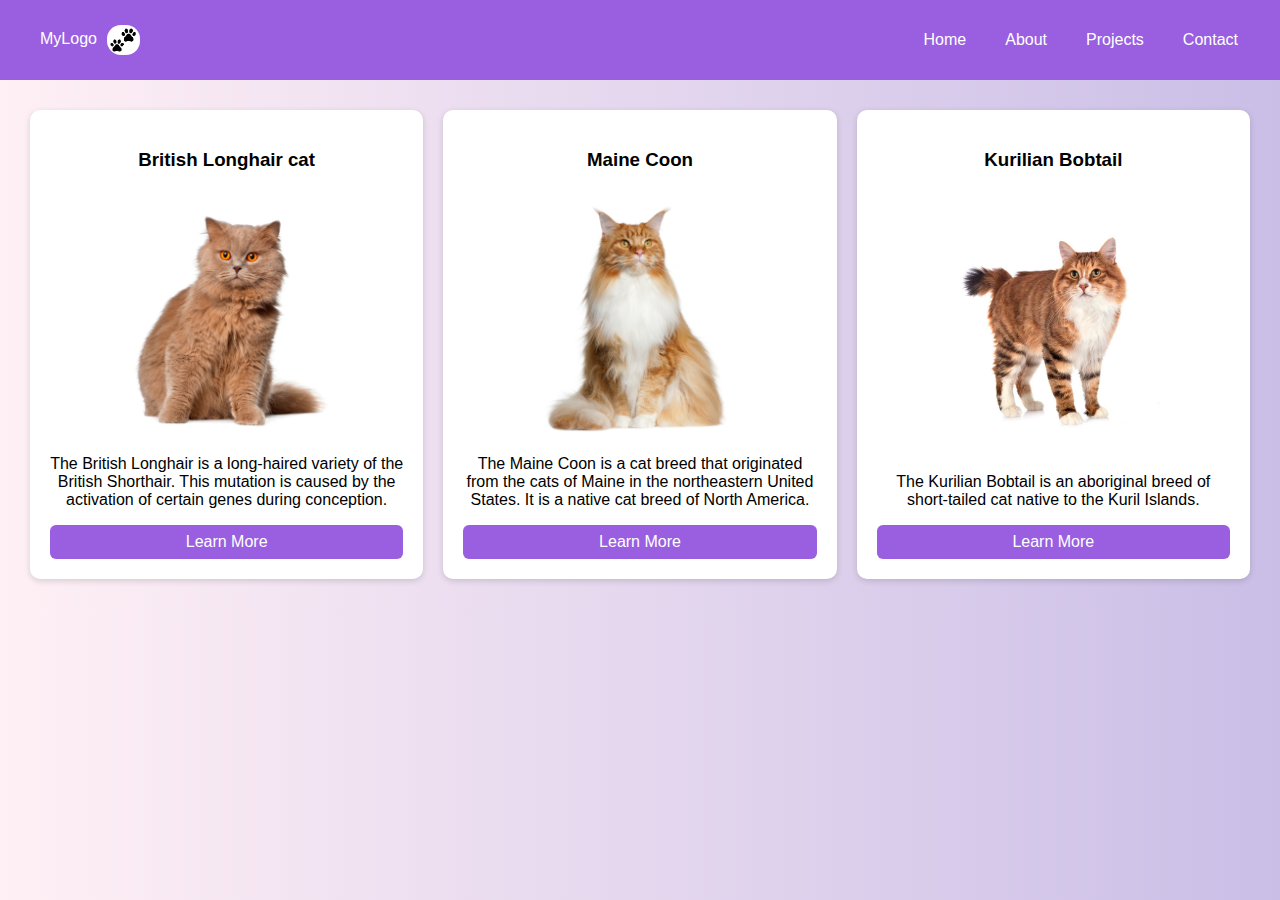
<file: part1/index.html>
<!DOCTYPE html>
<html lang="en">
<head>
  <meta charset="UTF-8">
  <title>Part 1 - Flexbox</title>
  <link rel="stylesheet" href="styles.css">
</head>
<body>

  <header>
    <div class="MyLogo">MyLogo <img src="3.png" alt="Meow" class="logo"> </div>
    <nav>
      <ul class="nav-links">
        <li><a href="#">Home</a></li>
        <li><a href="../part2/index.html">About</a></li>
        <li><a href="../part3/index.html">Projects</a></li>
        <li><a href="#">Contact</a></li>
      </ul>
    </nav>
  </header>

  <section class="card-row">
    <div class="card">
      <h3>British Longhair cat</h3>
      <img src="11.jpg" alt="Meow" class="card-photo">
      <p>The British Longhair is a long-haired variety of the British Shorthair. This mutation is caused by the activation of certain genes during conception.</p>
      <a href="https://surl.li/fxnnih" target="_blank" class="card-button">Learn More</a>
    </div>
    <div class="card">
      <h3>Maine Coon</h3>
      <img src="2.jpg" alt="Meow" class="card-photo">
      <p>The Maine Coon is a cat breed that originated from the cats of Maine in the northeastern United States. It is a native cat breed of North America.</p>
       <a href="https://surl.lu/ytwlha" target="_blank" class="card-button">Learn More</a>
    </div>
    <div class="card">
      <h3>Kurilian Bobtail</h3>
      <img src="3.jpg" alt="Meow" class="card-photo">
      <p>The Kurilian Bobtail is an aboriginal breed of short-tailed cat native to the Kuril Islands.</p>
      <a href="https://surl.li/wdhuax" target="_blank" class="card-button">Learn More</a>
    </div>
  </section>

</body>
</html>
</file>
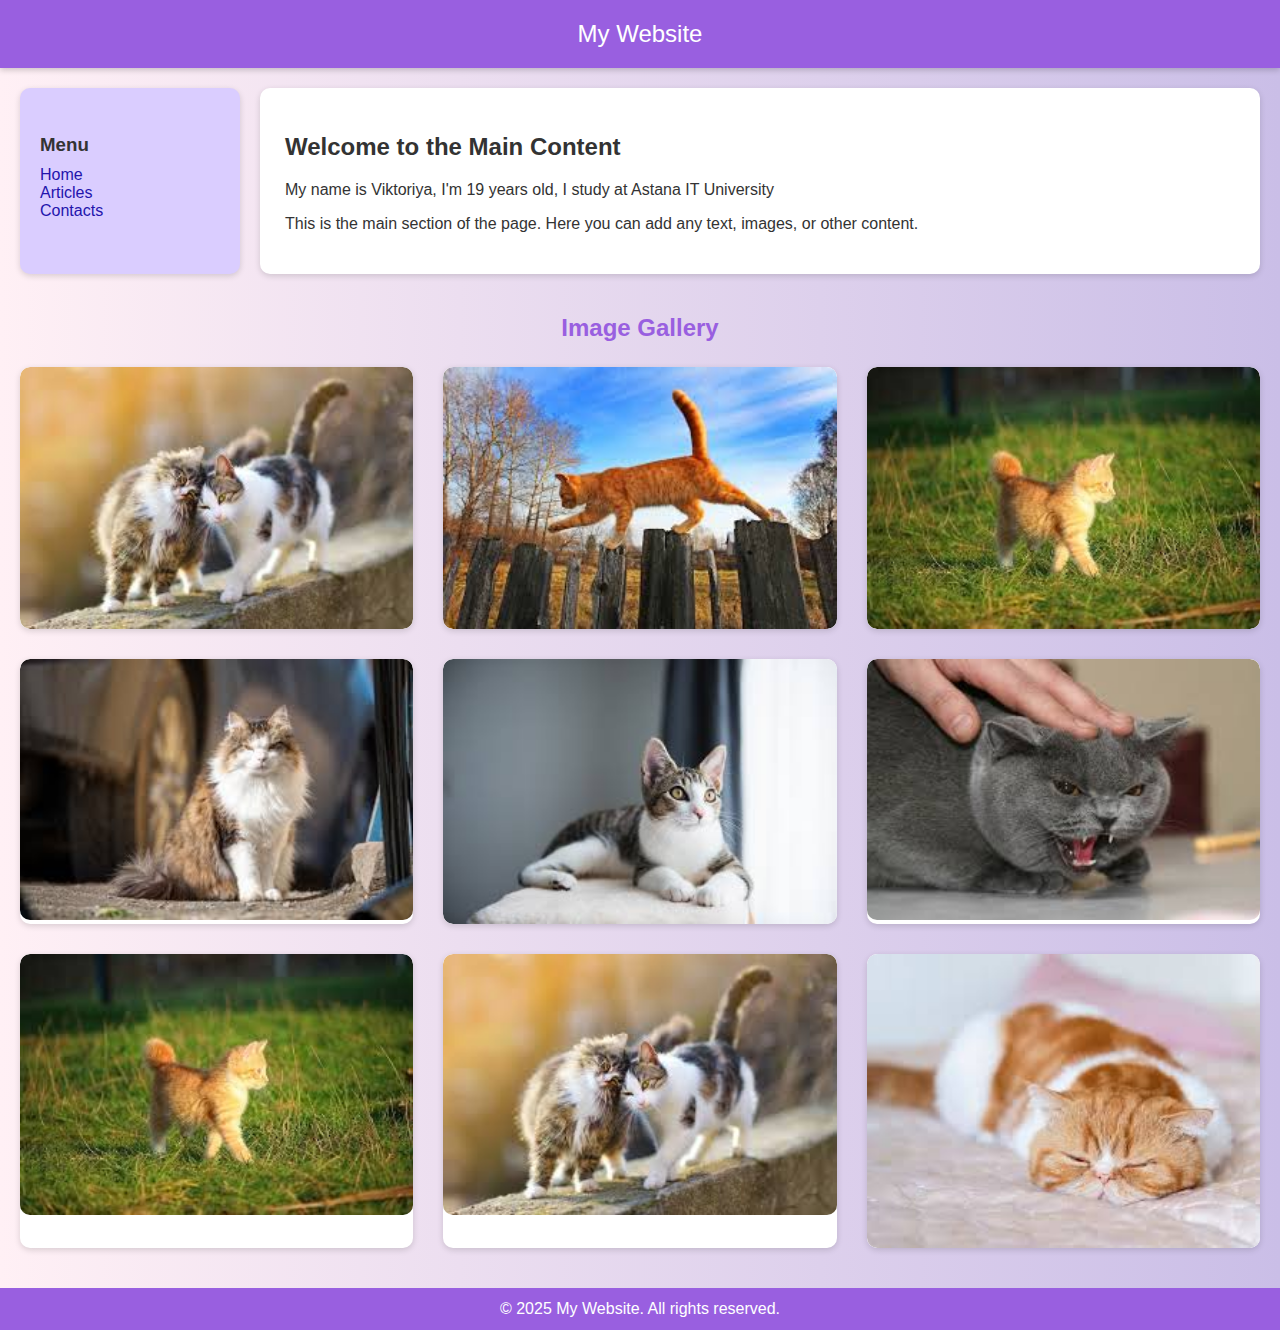
<file: part2/index.html>
<!DOCTYPE html>
<html lang="en">
<head>
  <meta charset="UTF-8">
  <title>Part 2 - Grid</title>
  <link rel="stylesheet" href="styles.css">
</head>
<body>

<div class="layout">
  <header> My Website </header>
  <aside class="sidebar">
    <h3>Menu</h3>
    <ul>
      <li><a href="../part1/index.html">Home</a></li>
      <li><a href="#">Articles</a></li>
      <li><a href="#">Contacts</a></li>
    </ul>
  </aside>
  <main class="main">
    <h2>Welcome to the Main Content</h2>
    <p>
      My name is Viktoriya, I'm 19 years old, I study at Astana IT University
    </p>
    <p>
      This is the main section of the page. Here you can add any text, images, or other content.
    </p>
  </main>
</div>

<h2 class="gallery-title">Image Gallery</h2>
<div class="gallery">
  <figure>
    <img src="1.jpg" alt="Meow">
    <figcaption>Caption 1</figcaption>
  </figure>
  <figure>
    <img src="2.jpg" alt="Meow">
    <figcaption>Caption 2</figcaption>
  </figure>
  <figure>
    <img src="3.jpg" alt="Meow">
    <figcaption>Caption 3</figcaption>
  </figure>
   <figure>
    <img src="44.jpg" alt="Meow">
    <figcaption>Caption 4</figcaption>
  </figure>
  <figure>
    <img src="5.jpg" alt="Meow">
    <figcaption>Caption 5</figcaption>
  </figure>
  <figure>
    <img src="6.jpg" alt="Meow">
    <figcaption>Caption 6</figcaption>
  </figure>
   <figure>
    <img src="3.jpg" alt="Meow">
    <figcaption>Caption 7</figcaption>
  </figure>
  <figure>
    <img src="1.jpg" alt="Meow">
    <figcaption>Caption 8</figcaption>
  </figure>
  <figure>
    <img src="9.jpg" alt="Meow">
    <figcaption>Caption 9</figcaption>
  </figure>

</div>

 <footer>&copy; 2025 My Website. All rights reserved.</footer>

</body>
</html>
</file>
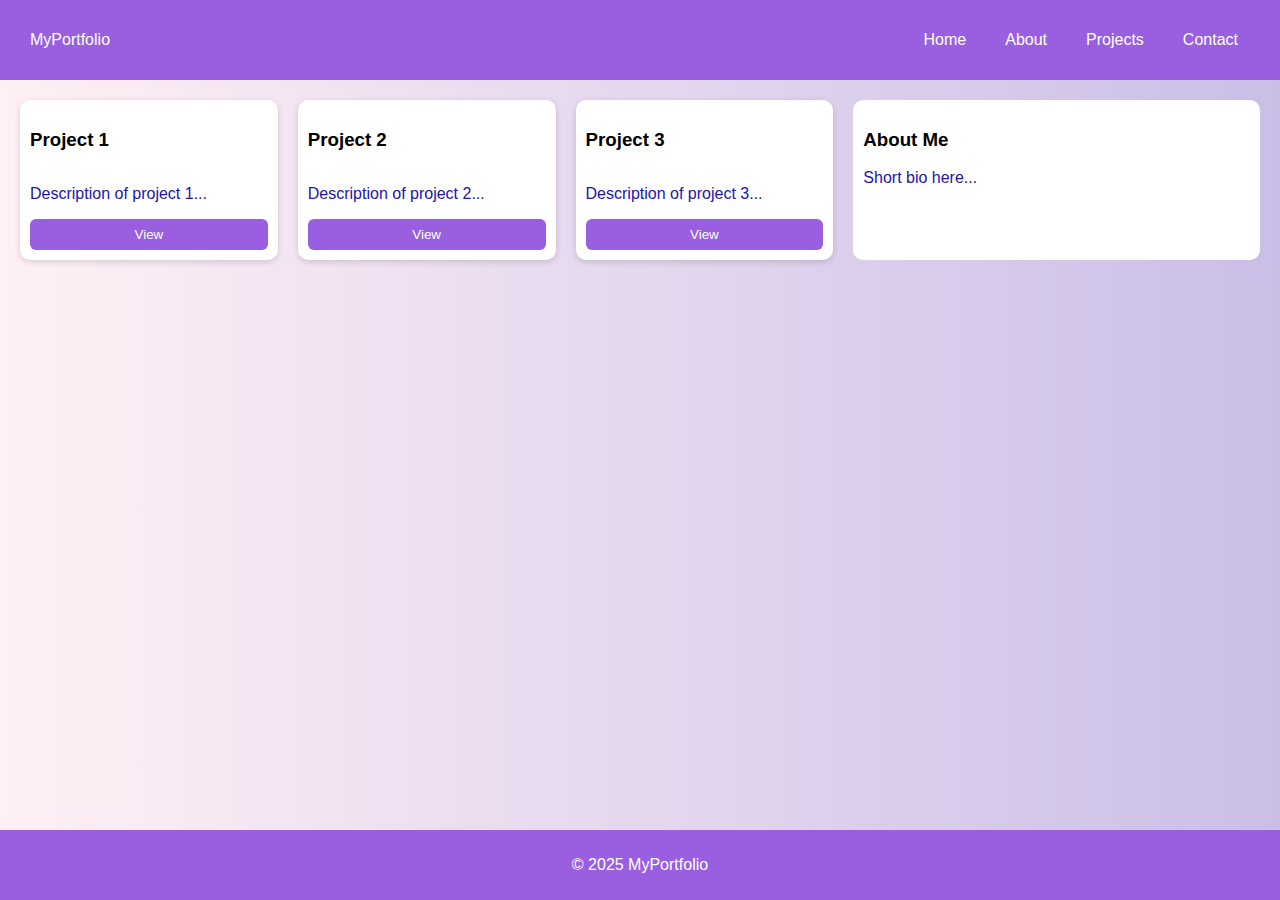
<file: part3/index.html>
<!DOCTYPE html>
<html lang="en">
<head>
  <meta charset="UTF-8">
  <title>Part 3 - Portfolio</title>
  <link rel="stylesheet" href="styles.css">
</head>
<body>

<header>
  <div class="logo">MyPortfolio</div>
  <nav>
    <ul class="nav-links">
      <li><a href="../part1/index.html">Home</a></li>
      <li><a href="../part2/index.html">About</a></li>
      <li><a href="#">Projects</a></li>
      <li><a href="#">Contact</a></li>
    </ul>
  </nav>
</header>

<main>
<div class="portfolio-layout">
  <main class="projects">
    <div class="project-card">
      <h3>Project 1</h3>
      <p>Description of project 1...</p>
      <button>View</button>
    </div>
    <div class="project-card">
      <h3>Project 2</h3>
      <p>Description of project 2...</p>
      <button>View</button>
    </div>
    <div class="project-card">
      <h3>Project 3</h3>
      <p>Description of project 3...</p>
      <button>View</button>
    </div>
  </main>
  <aside class="sidebar">
    <h3>About Me</h3>
    <p>Short bio here...</p>
  </aside>
</div>
</main>

<footer>
  <p id="p1">&copy; 2025 MyPortfolio</p>
</footer>

</body>
</html>
</file>
<file: part1/styles.css>
body {
  font-family: Arial, sans-serif;
  margin: 0;
   background: linear-gradient(to right, #fff0f5, #cabee7);
}

header {
  display: flex;
  justify-content: space-between;
  align-items: center;
  background: #995fe0;
  padding: 15px 30px;
  color: white;
}

.MyLogo {
    padding: 0px 10px;
}

.logo {
  height: 30px;         
  vertical-align: middle;
  padding: 6px;
  border-radius: 20px;

}

.nav-links {
  display: flex;
  list-style: none;
  gap: 15px;
}

.nav-links a {
  text-decoration: none;
  color: white;
  padding: 6px 12px;
  border-radius: 6px;
  transition: 0.3s;
}

.nav-links a:hover {
  background: white;
  color: #995fe0;
}

.card-row {
  display: flex;
  gap: 20px;
  padding: 30px;
  text-align: center;
}

.card {
  flex: 1;
  background: white;
  padding: 20px;
  border-radius: 10px;
  box-shadow: 0 2px 6px rgba(0,0,0,0.15);
  display: flex;
  flex-direction: column;
  justify-content: space-between;
  transition: 0.3s;
}

.card-photo {
  max-width: 250px;
  margin: auto;
}

.card:hover {
  transform: translateY(-6px) scale(1.02);
}

.card-button {
  padding: 8px 12px;
  background: #995fe0;
  color: white;
  border: none;
  border-radius: 6px;
  cursor: pointer;
  text-decoration: none;
}
.card-button:hover {
  background: #5b3c9f;
}
</file>
<file: part2/styles.css>
body {
  font-family: Arial, sans-serif;
  margin: 0;
  padding: 0;
  background: linear-gradient(to right, #fff0f5, #cabee7);
  color: #333;
}

.layout {
  display: grid;
  grid-template-columns: 220px 1fr;
  grid-template-rows: auto auto auto;
  grid-template-areas:
    "header header"
    "sidebar main"
    "footer footer";
  gap: 20px;
  padding: 0 20px 20px 20px;
  align-items: stretch;
}


header {
  grid-area: header;
  background: #995fe0;
  color: white;
  padding: 20px;
  font-size: 1.5em;
  text-align: center;         
  box-shadow: 0 2px 6px rgba(0,0,0,0.2);
  margin: 0 -20px;    
}

.sidebar {
  grid-area: sidebar;
  background: #dacdff;
  padding: 20px;
  border-radius: 10px;
  box-shadow: 0 2px 6px rgba(0,0,0,0.15);
}

.sidebar ul {
  list-style: none;
  padding: 0;
  margin: 0;
}

.sidebar h3 {
  margin-top: 26px;
  margin-bottom: 10px;
}

.sidebar a {
  text-decoration: none;
  color: #2314ad;
  transition: 0.3s;
}

.sidebar a:hover {
  color: #5b3c9f;
}

.main {
  grid-area: main;
  background: white;
  padding: 25px;
  border-radius: 10px;
  box-shadow: 0 2px 6px rgba(0,0,0,0.15);
}

footer {
  grid-area: footer;
  background: #995fe0;
  color: white;
  text-align: center;
  padding: 12px;
  margin-top: 10px;
}

.gallery-title {
  text-align: center;
  color: #995fe0;
  margin: 0 0 25px 0;
}

.gallery {
  display: grid;
  grid-template-columns: repeat(3, 1fr); 
  gap: 30px;
  padding: 0 20px 30px 20px;
}

.gallery figure {
  position: relative;
  margin: 0;
  overflow: hidden;
  border-radius: 10px;
  box-shadow: 0 2px 6px rgba(0,0,0,0.15);
  background: white;
}

.gallery img {
  width: 100%;
  display: block;
  border-radius: 10px;
  transition: transform 0.3s;
}

.gallery img:hover {
  transform: scale(1.05);
}

.gallery figcaption {
  position: absolute;
  bottom: 0;
  left: 0; right: 0;
  background: #995fe0be;
  color: white;
  padding: 10px;
  opacity: 0;
  transition: 0.3s;
  text-align: center;
}

.gallery figure:hover figcaption {
  opacity: 1;
}
</file>
<file: part3/styles.css>
body {
  font-family: Arial, sans-serif;
  margin: 0;
  background: linear-gradient(to right, #fff0f5, #cabee7);
  display: flex;
  flex-direction: column;
}

p{
  color: #2314ad; 
}

html, body {
  height: 100%;
  margin: 0;
}

header {
  display: flex;
  justify-content: space-between;
  align-items: center;
  background: #995fe0;
  padding: 15px 30px;
  color: white;
}

main {
  flex: 1; 
}

.nav-links {
  display: flex;
  list-style: none;
  gap: 15px;
}
.nav-links a {
  text-decoration: none;
  color: white;
  padding: 6px 12px;
  border-radius: 6px;
  transition: 0.3s;
}
.nav-links a:hover {
  background: white;
  color: #995fe0;
}

.portfolio-layout {
  display: grid;
  grid-template-columns: 2fr 1fr;
  gap: 20px;
  padding: 20px;
}

.projects {
  display: grid;
  grid-template-columns: repeat(auto-fit, minmax(220px, 1fr));
  gap: 20px;
}

.project-card {
  background: white;
  padding: 10px;
  border-radius: 10px;
  box-shadow: 0 2px 6px rgba(0,0,0,0.15);
  display: flex;
  flex-direction: column;
  justify-content: space-between;
}

.project-card:hover {
  transform: translateY(-4px) scale(1.01);
}

.project-card button {
  background: #995fe0;
  color: white;
  border: none;
  padding: 8px 12px;
  border-radius: 6px;
  cursor: pointer;
}
.project-card button:hover {
  background: #5b3c9f;
}

.sidebar {
  background: rgb(255, 255, 255);
  padding: 10px;
  border-radius: 10px;
}

footer {
  background: #995fe0;
  text-align: center;
  padding: 10px;
  margin-top: 20px;
}

#p1 {
    color: white;
}
</file>
